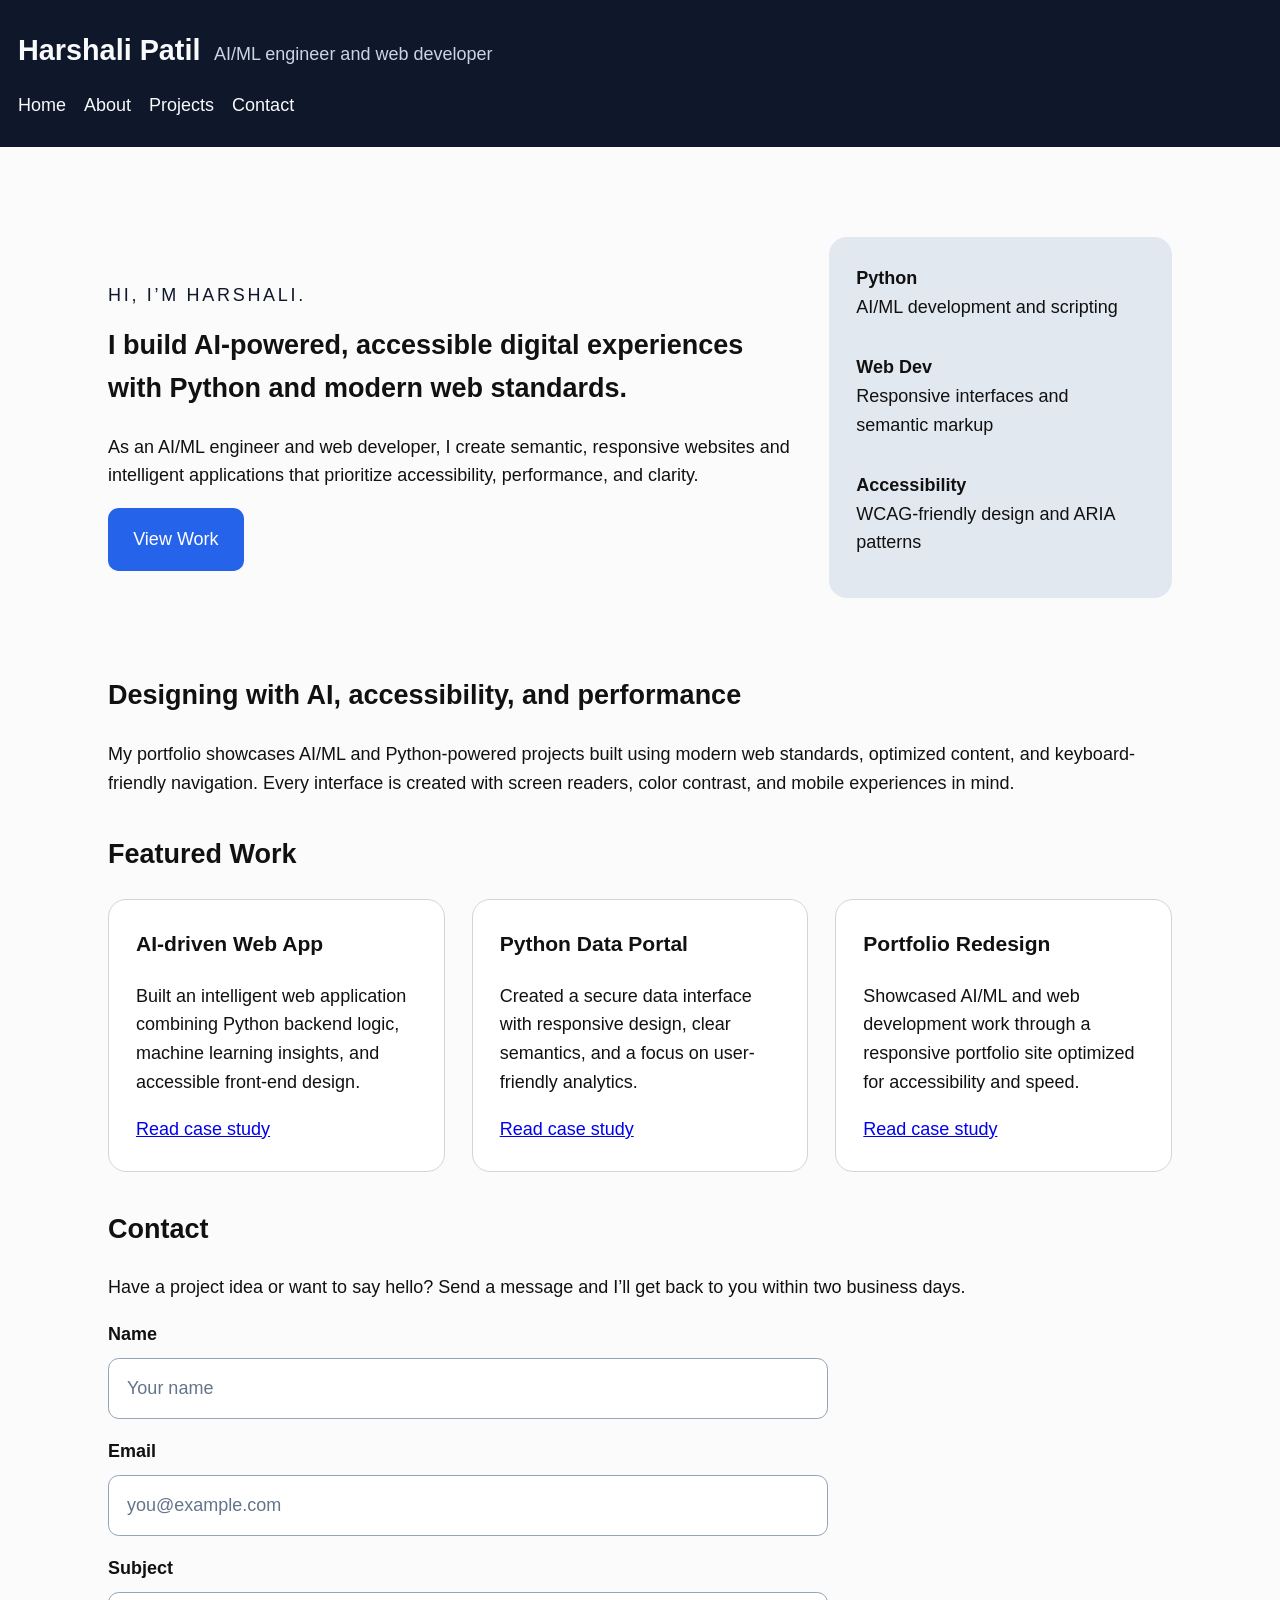
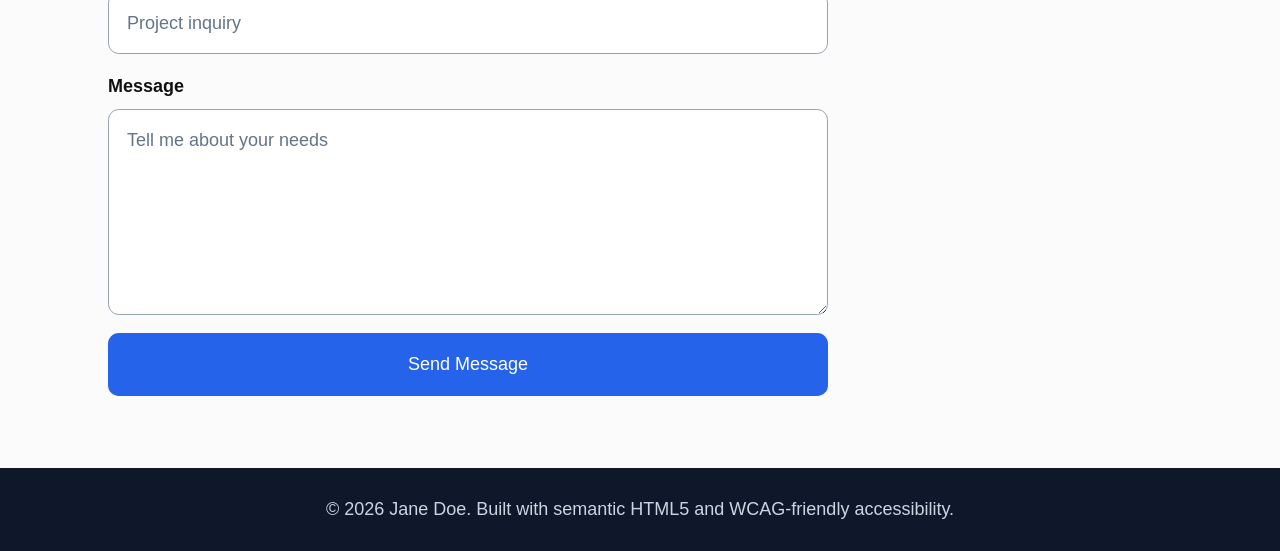
<file: index.html>
<!DOCTYPE html>
<html lang="en">
<head>
  <meta charset="UTF-8">
  <meta name="viewport" content="width=device-width, initial-scale=1.0">
  <meta name="description" content="Harshali Patil is an AI/ML engineer and web developer skilled in Python, accessible web experiences, and semantic HTML5 design.">
  <meta name="keywords" content="AI/ML engineer, Python developer, web development, accessible website, semantic HTML5, WCAG">
  <meta name="author" content="Harshali Patil">
  <title>Harshali Patil | AI/ML Engineer Portfolio</title>
  <link rel="stylesheet" href="styles.css">
  <link rel="canonical" href="https://example.com/portfolio/index.html">
</head>
<body>
  <header role="banner" class="site-header">
    <div class="brand-wrapper">
      <a href="index.html" class="logo">Harshali Patil</a>
      <p class="tagline">AI/ML engineer and web developer</p>
    </div>
    <nav role="navigation" aria-label="Primary site navigation">
      <ul class="main-nav">
        <li><a href="index.html">Home</a></li>
        <li><a href="about.html">About</a></li>
        <li><a href="projects.html">Projects</a></li>
        <li><a href="#contact">Contact</a></li>
      </ul>
    </nav>
  </header>

  <main id="main-content">
    <section class="hero" aria-labelledby="hero-heading">
      <div class="hero-copy">
        <p class="eyebrow">Hi, I’m Harshali.</p>
        <h1 id="hero-heading">I build AI-powered, accessible digital experiences with Python and modern web standards.</h1>
        <p>As an AI/ML engineer and web developer, I create semantic, responsive websites and intelligent applications that prioritize accessibility, performance, and clarity.</p>
        <a class="button" href="projects.html">View Work</a>
      </div>
      <aside class="hero-aside" aria-label="Skills overview">
        <dl>
          <div>
            <dt>Python</dt>
            <dd>AI/ML development and scripting</dd>
          </div>
          <div>
            <dt>Web Dev</dt>
            <dd>Responsive interfaces and semantic markup</dd>
          </div>
          <div>
            <dt>Accessibility</dt>
            <dd>WCAG-friendly design and ARIA patterns</dd>
          </div>
        </dl>
      </aside>
    </section>

    <section class="intro" aria-labelledby="intro-heading">
      <h2 id="intro-heading">Designing with AI, accessibility, and performance</h2>
      <p>My portfolio showcases AI/ML and Python-powered projects built using modern web standards, optimized content, and keyboard-friendly navigation. Every interface is created with screen readers, color contrast, and mobile experiences in mind.</p>
    </section>

    <section class="featured-projects" aria-labelledby="featured-projects-heading">
      <h2 id="featured-projects-heading">Featured Work</h2>
      <div class="project-grid">
        <article class="project-card">
          <h3>AI-driven Web App</h3>
          <p>Built an intelligent web application combining Python backend logic, machine learning insights, and accessible front-end design.</p>
          <a href="projects.html#project-one">Read case study</a>
        </article>
        <article class="project-card">
          <h3>Python Data Portal</h3>
          <p>Created a secure data interface with responsive design, clear semantics, and a focus on user-friendly analytics.</p>
          <a href="projects.html#project-two">Read case study</a>
        </article>
        <article class="project-card">
          <h3>Portfolio Redesign</h3>
          <p>Showcased AI/ML and web development work through a responsive portfolio site optimized for accessibility and speed.</p>
          <a href="projects.html#project-three">Read case study</a>
        </article>
      </div>
    </section>

    <section class="contact" id="contact" aria-labelledby="contact-heading">
      <h2 id="contact-heading">Contact</h2>
      <p>Have a project idea or want to say hello? Send a message and I’ll get back to you within two business days.</p>
      <form action="#" method="post" class="contact-form" aria-labelledby="contact-heading">
        <div class="form-group">
          <label for="name">Name</label>
          <input type="text" id="name" name="name" required aria-required="true" placeholder="Your name">
        </div>
        <div class="form-group">
          <label for="email">Email</label>
          <input type="email" id="email" name="email" required aria-required="true" placeholder="you@example.com">
        </div>
        <div class="form-group">
          <label for="subject">Subject</label>
          <input type="text" id="subject" name="subject" placeholder="Project inquiry">
        </div>
        <div class="form-group">
          <label for="message">Message</label>
          <textarea id="message" name="message" rows="6" required aria-required="true" placeholder="Tell me about your needs"></textarea>
        </div>
        <button type="submit" class="button">Send Message</button>
      </form>
    </section>
  </main>

  <footer role="contentinfo" class="site-footer">
    <p>© 2026 Jane Doe. Built with semantic HTML5 and WCAG-friendly accessibility.</p>
  </footer>
</body>
</html>
</file>
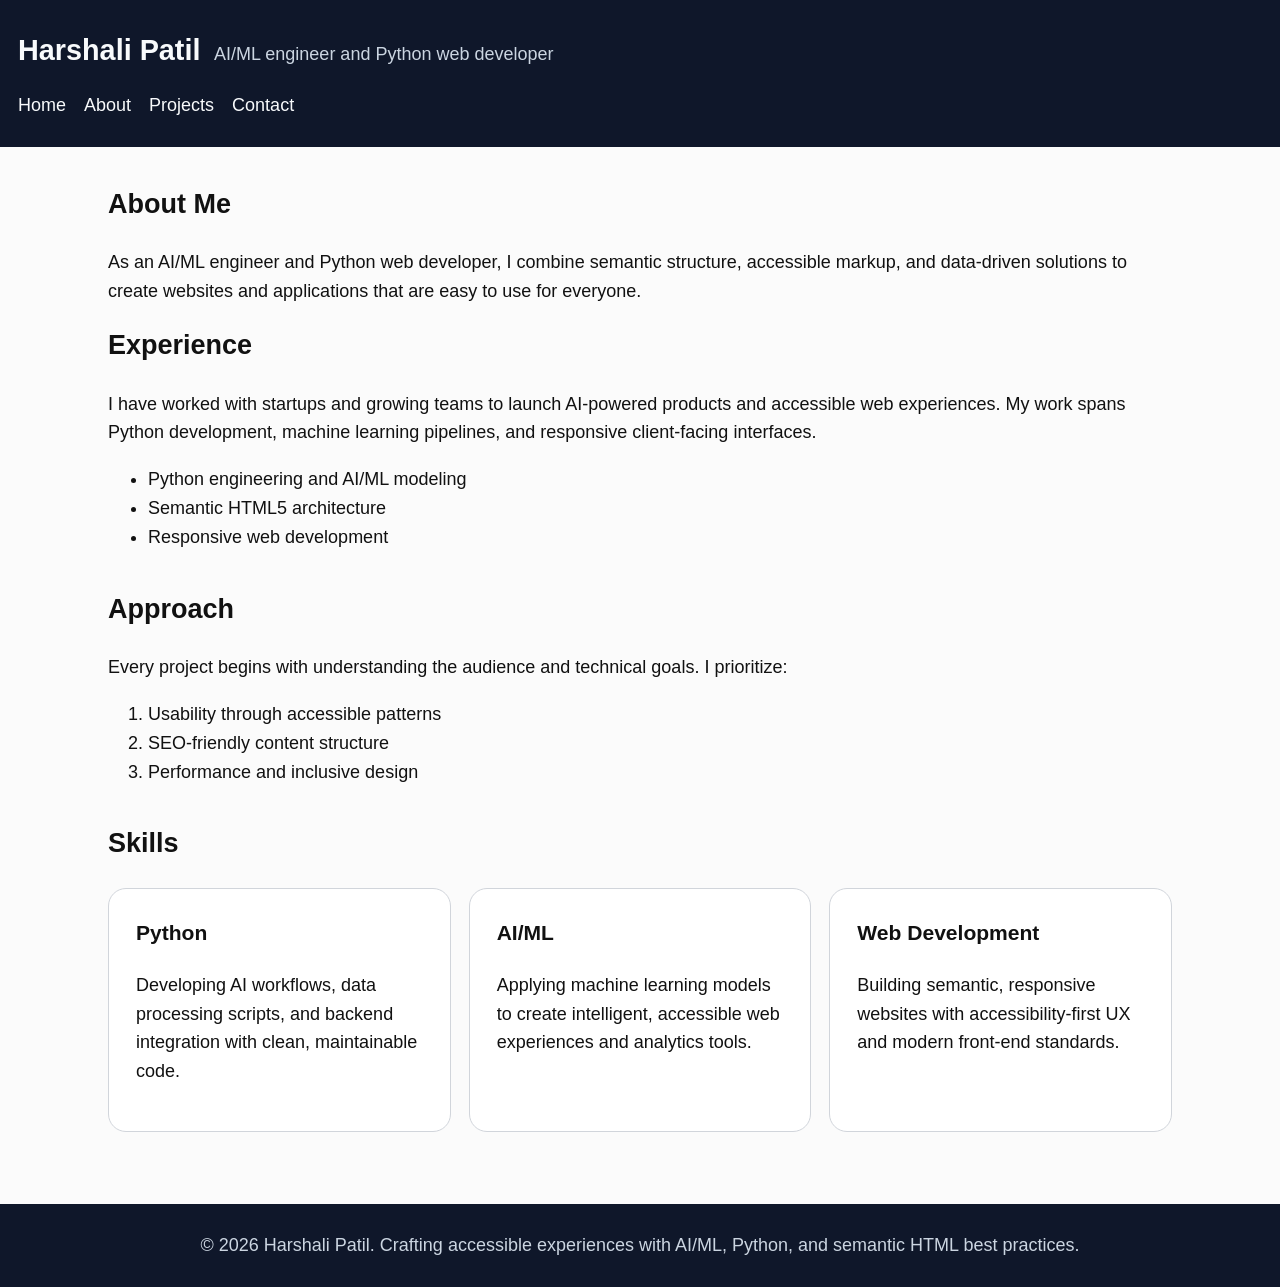
<file: about.html>
<!DOCTYPE html>
<html lang="en">
<head>
  <meta charset="UTF-8">
  <meta name="viewport" content="width=device-width, initial-scale=1.0">
  <meta name="description" content="Learn more about Harshali Patil, an AI/ML engineer and Python web developer building accessible, semantic digital experiences.">
  <meta name="keywords" content="about Harshali Patil, AI engineer, ML developer, Python web developer, portfolio about page">
  <meta name="author" content="Harshali Patil">
  <title>About | Harshali Patil Portfolio</title>
  <link rel="stylesheet" href="styles.css">
  <link rel="canonical" href="https://example.com/portfolio/about.html">
</head>
<body>
  <header role="banner" class="site-header">
    <div class="brand-wrapper">
      <a href="index.html" class="logo">Harshali Patil</a>
      <p class="tagline">AI/ML engineer and Python web developer</p>
    </div>
    <nav role="navigation" aria-label="Primary site navigation">
      <ul class="main-nav">
        <li><a href="index.html">Home</a></li>
        <li><a href="about.html" aria-current="page">About</a></li>
        <li><a href="projects.html">Projects</a></li>
        <li><a href="index.html#contact">Contact</a></li>
      </ul>
    </nav>
  </header>

  <main id="main-content">
    <section aria-labelledby="about-heading" class="page-intro">
      <h1 id="about-heading">About Me</h1>
      <p>As an AI/ML engineer and Python web developer, I combine semantic structure, accessible markup, and data-driven solutions to create websites and applications that are easy to use for everyone.</p>
    </section>

    <section aria-labelledby="experience-heading" class="about-section">
      <h2 id="experience-heading">Experience</h2>
      <p>I have worked with startups and growing teams to launch AI-powered products and accessible web experiences. My work spans Python development, machine learning pipelines, and responsive client-facing interfaces.</p>
      <ul>
        <li>Python engineering and AI/ML modeling</li>
        <li>Semantic HTML5 architecture</li>
        <li>Responsive web development</li>
      </ul>
    </section>

    <section aria-labelledby="approach-heading" class="about-section">
      <h2 id="approach-heading">Approach</h2>
      <p>Every project begins with understanding the audience and technical goals. I prioritize:</p>
      <ol>
        <li>Usability through accessible patterns</li>
        <li>SEO-friendly content structure</li>
        <li>Performance and inclusive design</li>
      </ol>
    </section>

    <section aria-labelledby="skills-heading" class="about-section">
      <h2 id="skills-heading">Skills</h2>
      <div class="skill-grid" role="region" aria-label="Core skills">
        <article>
          <h3>Python</h3>
          <p>Developing AI workflows, data processing scripts, and backend integration with clean, maintainable code.</p>
        </article>
        <article>
          <h3>AI/ML</h3>
          <p>Applying machine learning models to create intelligent, accessible web experiences and analytics tools.</p>
        </article>
        <article>
          <h3>Web Development</h3>
          <p>Building semantic, responsive websites with accessibility-first UX and modern front-end standards.</p>
        </article>
      </div>
    </section>
  </main>

  <footer role="contentinfo" class="site-footer">
    <p>© 2026 Harshali Patil. Crafting accessible experiences with AI/ML, Python, and semantic HTML best practices.</p>
  </footer>
</body>
</html>
</file>
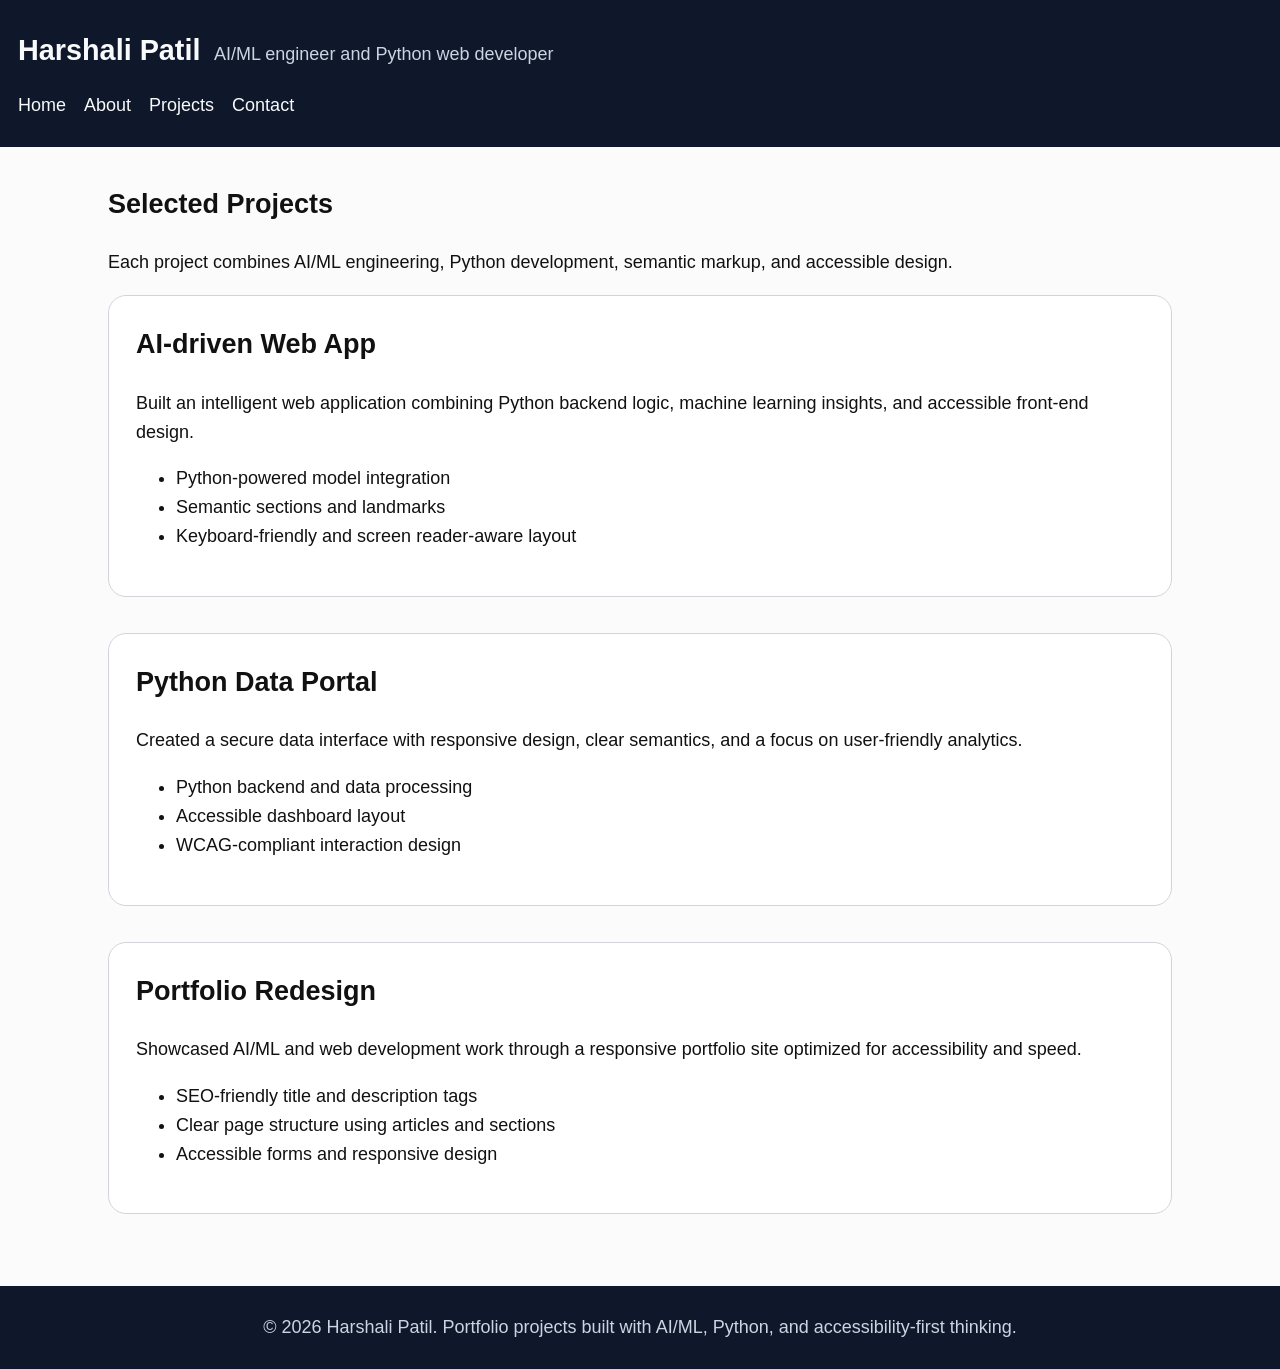
<file: projects.html>
<!DOCTYPE html>
<html lang="en">
<head>
  <meta charset="UTF-8">
  <meta name="viewport" content="width=device-width, initial-scale=1.0">
  <meta name="description" content="Explore Harshali Patil’s portfolio projects featuring AI/ML engineering, Python development, and accessible web solutions.">
  <meta name="keywords" content="portfolio projects, AI/ML engineering, Python web development, accessible web design, semantic HTML5">
  <meta name="author" content="Harshali Patil">
  <title>Projects | Harshali Patil Portfolio</title>
  <link rel="stylesheet" href="styles.css">
  <link rel="canonical" href="https://example.com/portfolio/projects.html">
</head>
<body>
  <header role="banner" class="site-header">
    <div class="brand-wrapper">
      <a href="index.html" class="logo">Harshali Patil</a>
      <p class="tagline">AI/ML engineer and Python web developer</p>
    </div>
    <nav role="navigation" aria-label="Primary site navigation">
      <ul class="main-nav">
        <li><a href="index.html">Home</a></li>
        <li><a href="about.html">About</a></li>
        <li><a href="projects.html" aria-current="page">Projects</a></li>
        <li><a href="index.html#contact">Contact</a></li>
      </ul>
    </nav>
  </header>

  <main id="main-content">
    <section aria-labelledby="projects-heading" class="page-intro">
      <h1 id="projects-heading">Selected Projects</h1>
      <p>Each project combines AI/ML engineering, Python development, semantic markup, and accessible design.</p>
    </section>

    <section aria-labelledby="project-one" class="project-detail" id="project-one">
      <h2>AI-driven Web App</h2>
      <p>Built an intelligent web application combining Python backend logic, machine learning insights, and accessible front-end design.</p>
      <ul>
        <li>Python-powered model integration</li>
        <li>Semantic sections and landmarks</li>
        <li>Keyboard-friendly and screen reader-aware layout</li>
      </ul>
    </section>

    <section aria-labelledby="project-two" class="project-detail" id="project-two">
      <h2>Python Data Portal</h2>
      <p>Created a secure data interface with responsive design, clear semantics, and a focus on user-friendly analytics.</p>
      <ul>
        <li>Python backend and data processing</li>
        <li>Accessible dashboard layout</li>
        <li>WCAG-compliant interaction design</li>
      </ul>
    </section>

    <section aria-labelledby="project-three" class="project-detail" id="project-three">
      <h2>Portfolio Redesign</h2>
      <p>Showcased AI/ML and web development work through a responsive portfolio site optimized for accessibility and speed.</p>
      <ul>
        <li>SEO-friendly title and description tags</li>
        <li>Clear page structure using articles and sections</li>
        <li>Accessible forms and responsive design</li>
      </ul>
    </section>
  </main>

  <footer role="contentinfo" class="site-footer">
    <p>© 2026 Harshali Patil. Portfolio projects built with AI/ML, Python, and accessibility-first thinking.</p>
  </footer>
</body>
</html>
</file>
<file: styles.css>
:root {
  color-scheme: light;
  font-family: "Segoe UI", Tahoma, Geneva, Verdana, sans-serif;
  background-color: #fbfbfb;
  color: #111;
  line-height: 1.6;
  font-size: 18px;
}

* {
  box-sizing: border-box;
}

html {
  scroll-behavior: smooth;
}

body {
  margin: 0;
}

button,
input,
textarea,
a {
  font: inherit;
}

.site-header,
.site-footer {
  background: #0f172a;
  color: #f8fafc;
}

.site-header {
  padding: 1.5rem 1rem;
}

.brand-wrapper {
  display: flex;
  flex-wrap: wrap;
  align-items: baseline;
  gap: 0.75rem;
}

.logo {
  font-size: 1.6rem;
  font-weight: 700;
  text-decoration: none;
  color: #f8fafc;
}

.tagline {
  margin: 0;
  color: #cbd5e1;
}

.main-nav {
  list-style: none;
  padding: 0;
  margin: 1rem 0 0;
  display: flex;
  flex-wrap: wrap;
  gap: 1rem;
}

.main-nav a {
  color: #f8fafc;
  text-decoration: none;
}

.main-nav a:hover,
.main-nav a:focus-visible {
  text-decoration: underline;
  outline: 2px solid #38bdf8;
  outline-offset: 2px;
}

main {
  max-width: 1100px;
  margin: 0 auto;
  padding: 2rem 1rem;
}

.hero {
  display: grid;
  grid-template-columns: 2fr 1fr;
  gap: 2rem;
  align-items: center;
  padding: 2rem 0;
}

.hero-copy {
  max-width: 40rem;
}

.hero-copy .eyebrow {
  text-transform: uppercase;
  letter-spacing: 0.15em;
  color: #0f172a;
  margin-bottom: 0.75rem;
}

.hero h1,
.page-intro h1,
.about-section h2,
.featured-projects h2,
.project-detail h2 {
  margin-top: 0;
}

.button {
  display: inline-flex;
  align-items: center;
  justify-content: center;
  background: #2563eb;
  color: #fff;
  padding: 0.95rem 1.4rem;
  border: none;
  border-radius: 0.6rem;
  text-decoration: none;
  cursor: pointer;
}

.button:hover,
.button:focus-visible {
  background: #1d4ed8;
  outline: 2px solid #93c5fd;
  outline-offset: 3px;
}

.hero-aside dl {
  display: grid;
  gap: 1rem;
  background: #e2e8f0;
  padding: 1.5rem;
  border-radius: 1rem;
}

.hero-aside dt {
  font-weight: 700;
}

.hero-aside dd {
  margin: 0 0 0.75rem;
}

.intro,
.featured-projects,
.contact,
.about-section,
.project-detail {
  margin-bottom: 2rem;
}

.project-grid {
  display: grid;
  gap: 1.5rem;
  grid-template-columns: repeat(auto-fit, minmax(240px, 1fr));
}

.project-card,
.skill-grid article,
.project-detail {
  background: #fff;
  border: 1px solid #d1d5db;
  border-radius: 1rem;
  padding: 1.5rem;
}

.project-card h3,
.skill-grid h3 {
  margin-top: 0;
}

.contact-form {
  display: grid;
  gap: 1rem;
  max-width: 40rem;
}

.form-group {
  display: grid;
  gap: 0.5rem;
}

label {
  font-weight: 600;
}

input,
textarea {
  width: 100%;
  border: 1px solid #94a3b8;
  border-radius: 0.6rem;
  padding: 0.85rem 1rem;
  background: #fff;
  color: #111827;
}

input:focus,
textarea:focus {
  outline: 3px solid #93c5fd;
  outline-offset: 2px;
  border-color: #2563eb;
}

input::placeholder,
textarea::placeholder {
  color: #64748b;
}

.site-footer {
  padding: 1.5rem 1rem;
  text-align: center;
}

.site-footer p {
  margin: 0;
  color: #cbd5e1;
}

.skill-grid {
  display: grid;
  gap: 1rem;
  grid-template-columns: repeat(auto-fit, minmax(220px, 1fr));
}

@media (max-width: 860px) {
  .hero {
    grid-template-columns: 1fr;
  }

  .main-nav {
    margin: 1rem 0 0;
  }
}

@media (prefers-reduced-motion: reduce) {
  *, *::before, *::after {
    scroll-behavior: auto;
    transition: none !important;
    animation: none !important;
  }
}
</file>
